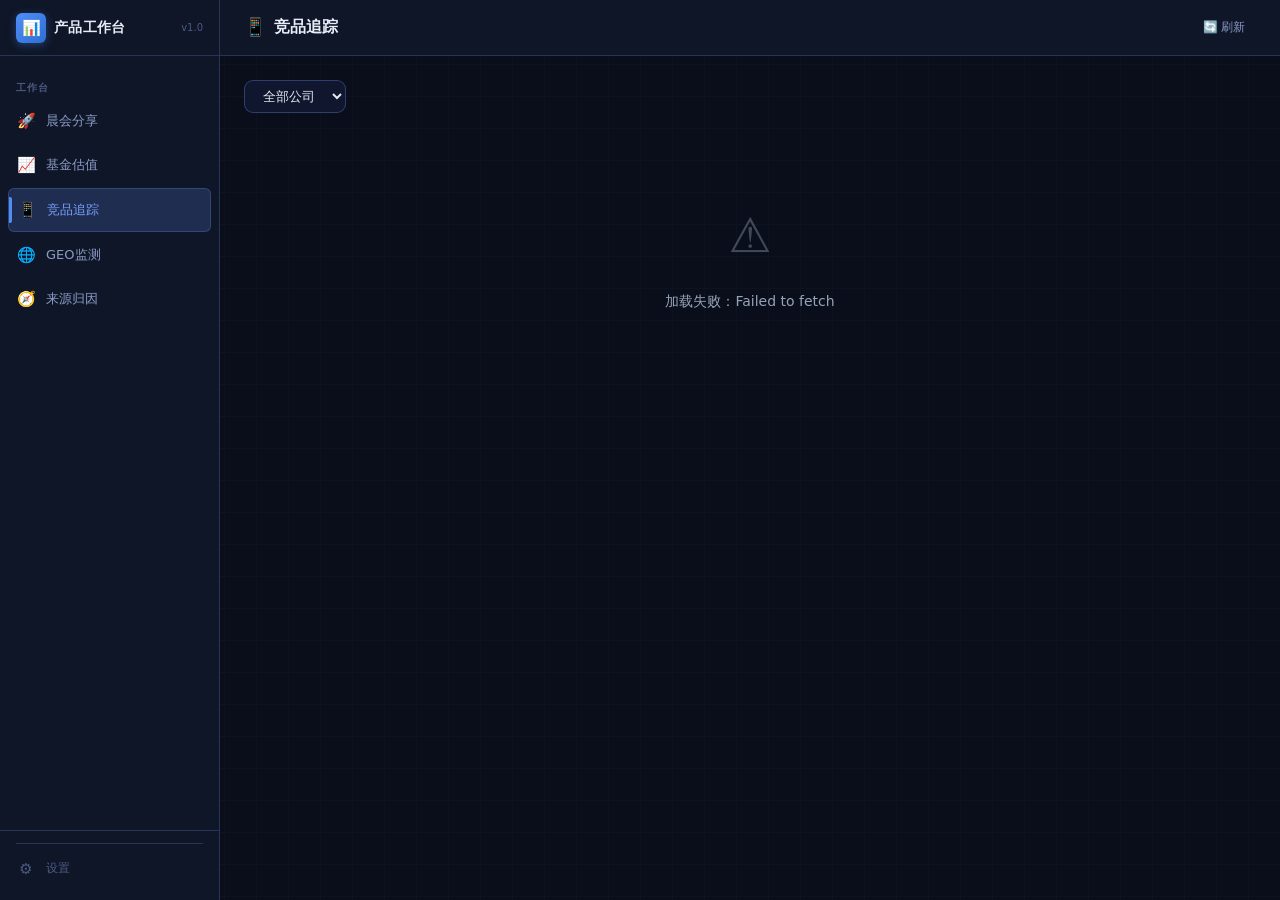
<file: app.html>
<!DOCTYPE html>
<html lang="zh-CN">
<head>
  <meta charset="UTF-8">
  <meta name="viewport" content="width=device-width, initial-scale=1.0">
  <title>竞品追踪 · 产品工作台</title>
  <link rel="stylesheet" href="shared/base.css">
  <link rel="stylesheet" href="shared/nav.css">
  <style>
    .page-body{display:flex;height:100vh;overflow:hidden}
    .content-area{flex:1;display:flex;flex-direction:column;overflow:hidden;min-width:0}
    .filter-row{display:flex;align-items:center;gap:12px;margin-bottom:20px;flex-wrap:wrap}
    .filter-row select{padding:7px 14px;border-radius:9px;border:1px solid rgba(120,160,255,0.3);background:rgba(16,24,48,0.9);color:#e2e8f0;font-size:13px;cursor:pointer;outline:none;transition:border .2s}
    .filter-row select:focus{border-color:#4f8ef7}
    .filter-row select option{background:#0e1628}
    .count-label{font-size:12px;color:#4a5f80}
    .app-grid{display:flex;flex-direction:column;gap:14px}
    .app-card{background:rgba(16,24,48,0.9);border:1px solid rgba(120,160,255,0.45);border-radius:14px;padding:18px 22px;display:flex;gap:14px;align-items:flex-start;transition:border-color .2s;position:relative;overflow:hidden}
    .app-card:hover{border-color:rgba(6,182,212,0.75)}
    .app-card.is-new{border-color:rgba(239,68,68,0.35)}
    .app-card.is-new::before{content:'';position:absolute;top:0;left:0;right:0;height:2px;background:linear-gradient(90deg,#ef4444,#f97316)}
    .app-icon{width:50px;height:50px;border-radius:12px;flex-shrink:0;object-fit:cover}
    .app-icon-fallback{width:50px;height:50px;border-radius:12px;flex-shrink:0;background:rgba(79,142,247,0.12);border:1px solid rgba(79,142,247,0.3);display:flex;align-items:center;justify-content:center;font-size:20px;font-weight:700;color:#60a5fa}
    .app-card-body{flex:1;min-width:0}
    .app-card-title-row{display:flex;align-items:center;gap:8px;flex-wrap:wrap;margin-bottom:6px}
    .app-card-name{font-size:15px;font-weight:700;color:#ffffff}
    .tag-company{background:rgba(79,142,247,0.15);color:#93c5fd;border:1px solid rgba(79,142,247,0.35);padding:2px 9px;border-radius:20px;font-size:11px;font-weight:700}
    .tag-version{background:rgba(34,197,94,0.12);color:#6ee7b7;border:1px solid rgba(34,197,94,0.3);padding:2px 9px;border-radius:20px;font-size:11px}
    .tag-date{color:#7a90b0;font-size:12px}
    .app-new-tag{display:inline-flex;align-items:center;gap:4px;padding:2px 8px;border-radius:20px;background:rgba(239,68,68,0.15);border:1px solid rgba(239,68,68,0.4);font-size:10px;font-weight:800;color:#f87171;letter-spacing:.8px;animation:badge-pulse 2s infinite;flex-shrink:0}
    .app-new-dot{width:4px;height:4px;border-radius:50%;background:#f87171}
    @keyframes badge-pulse{0%,100%{box-shadow:0 0 0 0 rgba(239,68,68,0.4)}50%{box-shadow:0 0 0 4px rgba(239,68,68,0)}}
    .app-card-notes{color:#b0c4de;font-size:13px;line-height:1.75;white-space:pre-wrap;word-break:break-word}
    .app-card-notes.collapsed{display:-webkit-box;-webkit-line-clamp:3;-webkit-box-orient:vertical;overflow:hidden;white-space:normal}
    .toggle-btn{margin-top:6px;font-size:12px;color:#60a5fa;cursor:pointer;user-select:none;display:inline-block}
    .toggle-btn:hover{text-decoration:underline}
    .app-empty{text-align:center;padding:64px 20px;color:#94a3b8}
    .app-empty-icon{font-size:48px;margin-bottom:16px;opacity:.4}
    .app-empty p{font-size:14px}
    .sk-card{background:rgba(16,24,48,0.9);border:1px solid rgba(120,160,255,0.35);border-radius:14px;padding:18px 22px;display:flex;gap:14px}
    .sk-icon{width:50px;height:50px;border-radius:12px;flex-shrink:0}
    .sk-body{flex:1;display:flex;flex-direction:column;gap:9px;padding-top:4px}
    .sk-line{height:13px;border-radius:6px}
    .sk-icon,.sk-line{background:linear-gradient(90deg,rgba(120,160,255,0.06) 25%,rgba(120,160,255,0.13) 50%,rgba(120,160,255,0.06) 75%);background-size:200% 100%;animation:shimmer 1.4s infinite}
    @keyframes shimmer{0%{background-position:200% 0}100%{background-position:-200% 0}}
  </style>
</head>
<body>
<div class="page-body">
  <div id="nav-placeholder"></div>
  <div class="content-area">

    <header class="header">
      <div class="header-title">
        <span class="page-icon">📱</span>
        <h1>竞品追踪</h1>
      </div>
      <div class="header-actions">
        <button class="btn btn-ghost btn-sm" onclick="loadAppUpdates()">🔄 刷新</button>
      </div>
    </header>

    <div class="content">
      <!-- 筛选栏 -->
      <div class="filter-row">
        <select id="appFilter" onchange="filterApps()">
          <option value="">全部公司</option>
        </select>
        <span class="count-label" id="count-label"></span>
      </div>

      <!-- 骨架屏 -->
      <div id="skeleton-wrap" style="display:flex;flex-direction:column;gap:14px">
        <div class="sk-card"><div class="sk-icon"></div><div class="sk-body"><div class="sk-line" style="width:50%"></div><div class="sk-line" style="width:88%"></div><div class="sk-line" style="width:70%"></div></div></div>
        <div class="sk-card"><div class="sk-icon"></div><div class="sk-body"><div class="sk-line" style="width:44%"></div><div class="sk-line" style="width:92%"></div><div class="sk-line" style="width:65%"></div></div></div>
        <div class="sk-card"><div class="sk-icon"></div><div class="sk-body"><div class="sk-line" style="width:58%"></div><div class="sk-line" style="width:80%"></div><div class="sk-line" style="width:75%"></div></div></div>
      </div>

      <!-- 列表 -->
      <div class="app-grid" id="app-grid" style="display:none"></div>
    </div>

  </div>
</div>

<script src="shared/config.js"></script>
<script src="shared/nav.js"></script>
<script>
/* ══════════════════════════════════════════
   状态
══════════════════════════════════════════ */
var allUpdates    = [];
var activeCompany = '';
var expandedSet   = {};   // { id: true } 记录展开的条目

/* ══════════════════════════════════════════
   初始化
══════════════════════════════════════════ */
async function init() {
  clearAppNewBadge();
  await loadAppUpdates();
}

/* ══════════════════════════════════════════
   加载数据
══════════════════════════════════════════ */
async function loadAppUpdates() {
  showSkeleton(true);
  try {
    var res = await fetch(
      SUPABASE_URL + '/rest/v1/' + SUPABASE_APP_TABLE +
      '?select=*&order=release_date.desc,app_name.asc',
      {
        headers: {
          'apikey': SUPABASE_KEY,
          'Authorization': 'Bearer ' + SUPABASE_KEY
        }
      }
    );
    if (!res.ok) throw new Error(await res.text());
    allUpdates = await res.json();
    buildFilter();
    showSkeleton(false);        // ← 先切换显示
    renderAppUpdates(allUpdates);
  } catch(e) {
    showSkeleton(false);
    document.getElementById('app-grid').innerHTML =
      '<div class="app-empty"><div class="app-empty-icon">⚠️</div><p>加载失败：' + esc(e.message) + '</p></div>';
  }
}

/* ══════════════════════════════════════════
   骨架屏
══════════════════════════════════════════ */
function showSkeleton(show) {
  document.getElementById('skeleton-wrap').style.display = show ? 'flex' : 'none';
  document.getElementById('app-grid').style.display      = show ? 'none'  : 'flex';
}

/* ══════════════════════════════════════════
   构建公司筛选下拉
══════════════════════════════════════════ */
function buildFilter() {
  var companies = [];
  var seen = {};
  for (var i = 0; i < allUpdates.length; i++) {
    var co = allUpdates[i].company;
    if (co && !seen[co]) { seen[co] = true; companies.push(co); }
  }
  companies.sort();

  var sel = document.getElementById('appFilter');
  var opts = '<option value="">全部公司（' + allUpdates.length + '）</option>';
  for (var j = 0; j < companies.length; j++) {
    var co2  = companies[j];
    var cnt  = allUpdates.filter(function(i) { return i.company === co2; }).length;
    opts += '<option value="' + esc(co2) + '">' + esc(co2) + '（' + cnt + '）</option>';
  }
  sel.innerHTML = opts;
}

/* ══════════════════════════════════════════
   筛选
══════════════════════════════════════════ */
function filterApps() {
  activeCompany = document.getElementById('appFilter').value;
  var list = activeCompany
    ? allUpdates.filter(function(i) { return i.company === activeCompany; })
    : allUpdates;
  renderAppUpdates(list);
}

/* ══════════════════════════════════════════
   渲染列表
══════════════════════════════════════════ */
function renderAppUpdates(items) {
  var container = document.getElementById('app-grid');
  var lastRead  = parseInt(localStorage.getItem(LS_KEYS.appLastReadTime) || '0', 10);
  var sevenAgo  = Date.now() - 7 * 24 * 3600 * 1000;

  document.getElementById('count-label').textContent =
    '共 ' + items.length + ' 条';

  if (!items.length) {
    container.innerHTML =
      '<div class="app-empty"><div class="app-empty-icon">📭</div><p>暂无数据</p></div>';
    return;
  }

  var html = '';
  for (var i = 0; i < items.length; i++) {
    var it      = items[i];
    var t       = it.release_date
                  ? new Date(it.release_date).getTime()
                  : new Date(it.created_at).getTime();
    var isNew   = (t > lastRead && t > sevenAgo);
    var id      = it.id;
    var notes   = (it.release_notes || '暂无更新说明').trim();
    var isLong  = notes.length > 120 || notes.split('\n').length > 3;
    var expanded = !!expandedSet[id];

    /* 图标 */
    var iconHtml = it.icon_url
      ? '<img class="app-icon" src="' + esc(it.icon_url) + '" '
        + 'onerror="this.style.display=\'none\';this.nextSibling.style.display=\'flex\'">'
        + '<div class="app-icon-fallback" style="display:none">'
        + esc((it.company || '?').charAt(0)) + '</div>'
      : '<div class="app-icon-fallback">'
        + esc((it.company || '?').charAt(0)) + '</div>';

    /* 更新说明 */
    var notesHtml =
      '<div class="app-card-notes' + (isLong && !expanded ? ' collapsed' : '') + '" '
      + 'id="notes-' + id + '">' + esc(notes) + '</div>';

    /* 展开/收起按钮 */
    var toggleHtml = isLong
      ? '<div class="toggle-btn" id="toggle-' + id + '" '
        + 'onclick="toggleNotes(\'' + id + '\')">'
        + (expanded ? '▲ 收起' : '▼ 展开全部') + '</div>'
      : '';

    html +=
      '<div class="app-card' + (isNew ? ' is-new' : '') + '">'
      + iconHtml
      + '<div class="app-card-body">'
      +   '<div class="app-card-title-row">'
      +     '<span class="app-card-name">' + esc(it.app_name || '未知应用') + '</span>'
      +     (it.company ? '<span class="tag-company">' + esc(it.company) + '</span>' : '')
      +     (it.version ? '<span class="tag-version">v' + esc(it.version) + '</span>' : '')
      +     (isNew ? '<span class="app-new-tag"><span class="app-new-dot"></span>NEW</span>' : '')
      +     '<span class="tag-date">'
      +       (it.release_date || formatDate(it.created_at)) + '</span>'
      +   '</div>'
      +   notesHtml
      +   toggleHtml
      + '</div>'
      + '</div>';
  }

  container.innerHTML = html;
}

/* ══════════════════════════════════════════
   展开 / 收起更新说明
══════════════════════════════════════════ */
function toggleNotes(id) {
  if (expandedSet[id]) {
    delete expandedSet[id];
  } else {
    expandedSet[id] = true;
  }
  var notesEl  = document.getElementById('notes-' + id);
  var toggleEl = document.getElementById('toggle-' + id);
  if (!notesEl || !toggleEl) return;

  if (expandedSet[id]) {
    notesEl.classList.remove('collapsed');
    toggleEl.textContent = '▲ 收起';
  } else {
    notesEl.classList.add('collapsed');
    toggleEl.textContent = '▼ 展开全部';
  }
}

/* ══════════════════════════════════════════
   工具函数
══════════════════════════════════════════ */
function formatDate(iso) {
  if (!iso) return '—';
  var d    = new Date(iso);
  var now  = new Date();
  var diff = now - d;
  var days = Math.floor(diff / 86400000);
  if (days === 0) return '今天';
  if (days === 1) return '昨天';
  if (days  <  7) return days + '天前';
  return d.getFullYear() + '-'
    + String(d.getMonth() + 1).padStart(2, '0') + '-'
    + String(d.getDate()).padStart(2, '0');
}

function esc(s) {
  var d = document.createElement('div');
  d.textContent = s || '';
  return d.innerHTML;
}

/* ══════════════════════════════════════════
   启动
══════════════════════════════════════════ */
document.addEventListener('DOMContentLoaded', init);
</script>
</body>
</html>
</file>
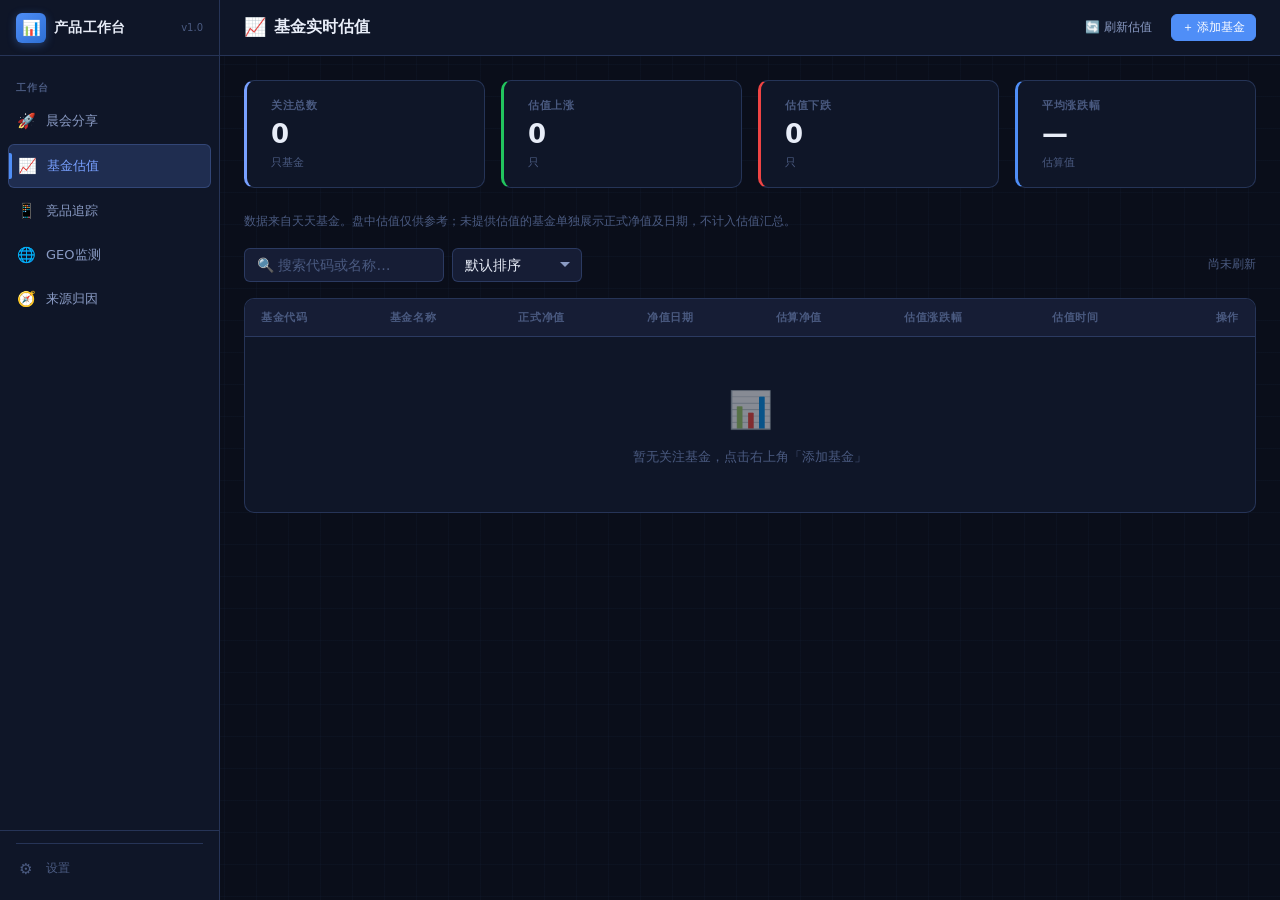
<file: fund.html>
<!DOCTYPE html>
<html lang="zh-CN">
<head>
  <meta charset="UTF-8">
  <meta name="viewport" content="width=device-width, initial-scale=1.0">
  <title>基金估值 · 产品工作台</title>
  <link rel="stylesheet" href="shared/base.css">
  <link rel="stylesheet" href="shared/nav.css">
  <style>
    /* ── 页面布局 ── */
    .page-body {
      display: flex;
      height: 100vh;
      overflow: hidden;
    }
    .content-area {
      flex: 1;
      display: flex;
      flex-direction: column;
      overflow: hidden;
      min-width: 0;
    }

    /* ── 汇总卡片区 ── */
    .summary-cards {
      display: grid;
      grid-template-columns: repeat(4, 1fr);
      gap: var(--space-md);
      margin-bottom: var(--space-lg);
    }
    .summary-card {
      background: var(--bg-surface);
      border: 1px solid var(--border-subtle);
      border-radius: var(--radius-md);
      padding: var(--space-md) var(--space-lg);
      display: flex;
      flex-direction: column;
      gap: 4px;
      transition: border-color var(--transition-fast);
    }
    .summary-card:hover {
      border-color: var(--border-default);
    }
    .summary-card .sc-label {
      font-size: 11px;
      font-weight: 600;
      color: var(--text-muted);
      letter-spacing: 0.06em;
      text-transform: uppercase;
    }
    .summary-card .sc-value {
      font-size: 26px;
      font-weight: 700;
      color: var(--text-primary);
      line-height: 1.2;
    }
    .summary-card .sc-sub {
      font-size: 11px;
      color: var(--text-muted);
    }
    .summary-card.card-up   { border-left: 3px solid var(--success); }
    .summary-card.card-down { border-left: 3px solid var(--danger);  }
    .summary-card.card-flat { border-left: 3px solid var(--primary); }
    .summary-card.card-total{ border-left: 3px solid var(--primary-light); }

    /* ── 工具栏 ── */
    .toolbar {
      display: flex;
      align-items: center;
      gap: var(--space-sm);
      margin-bottom: var(--space-md);
    }
    .refresh-status {
      font-size: 12px;
      color: var(--text-muted);
      margin-left: auto;
      display: flex;
      align-items: center;
      gap: var(--space-xs);
    }

    /* ── 表格容器 ── */
    .fund-table-wrap {
      background: var(--bg-surface);
      border: 1px solid var(--border-subtle);
      border-radius: var(--radius-md);
      overflow-x: auto;
    }
    .fund-table-wrap table {
      width: 100%;
      border-collapse: collapse;
    }
    .fund-table-wrap thead th {
      padding: 10px 16px;
      background: var(--bg-elevated);
      color: var(--text-muted);
      font-size: 11px;
      font-weight: 700;
      text-align: left;
      letter-spacing: 0.06em;
      text-transform: uppercase;
      border-bottom: 1px solid var(--border-subtle);
      white-space: nowrap;
      cursor: pointer;
      user-select: none;
      transition: color var(--transition-fast);
    }
    .fund-table-wrap thead th:hover {
      color: var(--text-primary);
    }
    .fund-table-wrap thead th.sort-asc::after  { content: ' ↑'; color: var(--primary-light); }
    .fund-table-wrap thead th.sort-desc::after { content: ' ↓'; color: var(--primary-light); }

    .fund-table-wrap tbody td {
      padding: 12px 16px;
      border-bottom: 1px solid var(--border-subtle);
      font-size: 13px;
      color: var(--text-primary);
      vertical-align: middle;
    }
    .fund-table-wrap tbody tr:last-child td {
      border-bottom: none;
    }
    .fund-table-wrap tbody tr:hover td {
      background: var(--bg-hover);
    }

    /* 代码列 */
    .fund-code {
      font-family: 'SF Mono', 'Consolas', monospace;
      font-size: 13px;
      color: var(--primary-light);
      font-weight: 600;
    }
    /* 名称列 */
    .fund-name {
      max-width: 200px;
      white-space: nowrap;
      overflow: hidden;
      text-overflow: ellipsis;
    }
    /* 净值列 */
    .fund-nav {
      font-weight: 600;
      font-variant-numeric: tabular-nums;
    }
    /* 涨跌幅 */
    .change-cell {
      display: inline-flex;
      align-items: center;
      gap: 4px;
      font-weight: 700;
      font-variant-numeric: tabular-nums;
      padding: 3px 10px;
      border-radius: var(--radius-full);
      font-size: 13px;
    }
    .change-cell.up   {
      color: var(--success);
      background: var(--success-bg);
    }
    .change-cell.down {
      color: var(--danger);
      background: var(--danger-bg);
    }
    .change-cell.flat {
      color: var(--text-secondary);
      background: var(--bg-elevated);
    }
    /* 估值时间 */
    .gz-time {
      font-size: 12px;
      color: var(--text-muted);
      white-space: nowrap;
    }
    /* 加载中动画行 */
    .loading-row td {
      padding: 10px 16px !important;
    }
    /* 操作列 */
    .action-col {
      text-align: right;
      white-space: nowrap;
    }

    /* ── 刷新进度条 ── */
    .refresh-progress-wrap {
      height: 3px;
      background: var(--bg-elevated);
      border-radius: var(--radius-full);
      margin-bottom: var(--space-md);
      overflow: hidden;
      display: none;
    }
    .refresh-progress-wrap.active {
      display: block;
    }
    .refresh-progress-bar {
      height: 100%;
      background: linear-gradient(90deg, var(--primary), var(--primary-light));
      border-radius: var(--radius-full);
      width: 0%;
      transition: width 0.3s ease;
    }

    /* ── 添加基金弹窗 ── */
    .fund-preview-box {
      margin-top: var(--space-md);
      padding: var(--space-md);
      background: var(--bg-base);
      border: 1px solid var(--border-subtle);
      border-radius: var(--radius-sm);
      font-size: 13px;
      display: none;
    }
    .fund-preview-box.active {
      display: block;
    }
    .fund-preview-row {
      display: flex;
      justify-content: space-between;
      align-items: center;
      padding: 4px 0;
    }
    .fund-preview-row .fp-key {
      color: var(--text-muted);
      font-size: 12px;
    }
    .fund-preview-row .fp-val {
      font-weight: 600;
      color: var(--text-primary);
    }

    /* 验证状态图标 */
    .verify-icon {
      font-size: 14px;
      margin-left: var(--space-xs);
    }

    /* ── 空状态 ── */
    .fund-empty {
      padding: var(--space-xl) var(--space-md);
    }
  </style>
</head>
<body>
<div class="page-body">

  <!-- 侧边栏占位 -->
  <div id="nav-placeholder"></div>

  <!-- 主内容区 -->
  <div class="content-area">

    <!-- Header -->
    <header class="header">
      <div class="header-title">
        <span class="page-icon">📈</span>
        <h1>基金实时估值</h1>
      </div>
      <div class="header-actions">
        <button class="btn btn-ghost btn-sm" id="btn-refresh"
                onclick="refreshAll()">
          🔄 刷新估值
        </button>
        <button class="btn btn-primary btn-sm"
                onclick="openAddModal()">
          ＋ 添加基金
        </button>
      </div>
    </header>

    <!-- 内容 -->
    <div class="content" id="main-content">

      <!-- 汇总卡片 -->
      <div class="summary-cards">
        <div class="summary-card card-total">
          <div class="sc-label">关注总数</div>
          <div class="sc-value" id="sc-total">—</div>
          <div class="sc-sub">只基金</div>
        </div>
        <div class="summary-card card-up">
          <div class="sc-label">估值上涨</div>
          <div class="sc-value text-up" id="sc-up">—</div>
          <div class="sc-sub">只</div>
        </div>
        <div class="summary-card card-down">
          <div class="sc-label">估值下跌</div>
          <div class="sc-value text-down" id="sc-down">—</div>
          <div class="sc-sub">只</div>
        </div>
        <div class="summary-card card-flat">
          <div class="sc-label">平均涨跌幅</div>
          <div class="sc-value" id="sc-avg">—</div>
          <div class="sc-sub">估算值</div>
        </div>
      </div>

      <p style="font-size:12px;color:var(--text-muted);margin-bottom:var(--space-md)">
        数据来自天天基金。盘中估值仅供参考；未提供估值的基金单独展示正式净值及日期，不计入估值汇总。
      </p>

      <!-- 刷新进度条 -->
      <div class="refresh-progress-wrap" id="refresh-progress-wrap">
        <div class="refresh-progress-bar" id="refresh-progress-bar"></div>
      </div>

      <!-- 工具栏 -->
      <div class="toolbar">
        <input class="input" id="search-input" style="max-width:200px"
               placeholder="🔍 搜索代码或名称…"
               oninput="renderTable()">
        <select class="select" id="sort-col" style="max-width:130px"
                onchange="renderTable()">
          <option value="">默认排序</option>
          <option value="change">按涨跌幅</option>
          <option value="nav">按估算净值</option>
          <option value="code">按代码</option>
        </select>
        <span class="refresh-status" id="refresh-status">
          <span id="last-refresh-time">尚未刷新</span>
        </span>
      </div>

      <!-- 基金表格 -->
      <div class="fund-table-wrap" id="fund-table-wrap">
        <table>
          <thead>
            <tr>
              <th>基金代码</th>
              <th>基金名称</th>
              <th>正式净值</th>
              <th>净值日期</th>
              <th>估算净值</th>
              <th>估值涨跌幅</th>
              <th>估值时间</th>
              <th style="text-align:right">操作</th>
            </tr>
          </thead>
          <tbody id="fund-tbody">
            <tr>
              <td colspan="8">
                <div class="empty-state fund-empty">
                  <div class="empty-icon">📊</div>
                  <p>暂无关注基金，点击右上角「添加基金」</p>
                </div>
              </td>
            </tr>
          </tbody>
        </table>
      </div>

    </div>
  </div>
</div>

<!-- ══════════════════════════════════════════
     添加基金弹窗
══════════════════════════════════════════ -->
<div class="modal-overlay" id="add-modal">
  <div class="modal" style="max-width:400px">
    <div class="modal-header">
      <h3>➕ 添加关注基金</h3>
      <button class="btn btn-ghost btn-sm" onclick="closeAddModal()">✕</button>
    </div>
    <!-- 添加基金弹窗 modal-body 内容整体替换 -->
    <div class="modal-body">
      <div class="form-group">
        <label class="form-label">基金代码（6位数字）</label>
        <input class="input" id="fund-code-input"
               placeholder="输入6位代码自动查询，如 000001"
               maxlength="6"
               oninput="onFundCodeInput()">
        <div style="font-size:11px;color:var(--text-muted);margin-top:6px">
          输入完整 6 位代码后自动查询
        </div>
      </div>

      <!-- 预览结果 -->
      <div class="fund-preview-box" id="fund-preview-box">
        <div class="fund-preview-row">
          <span class="fp-key">基金名称</span>
          <span class="fp-val" id="fp-name">—</span>
        </div>
        <div class="fund-preview-row">
          <span class="fp-key">正式净值</span>
          <span class="fp-val" id="fp-official-nav">—</span>
        </div>
        <div class="fund-preview-row">
          <span class="fp-key">净值日期</span>
          <span class="fp-val" id="fp-official-date">—</span>
        </div>
        <div class="fund-preview-row">
          <span class="fp-key">估算净值</span>
          <span class="fp-val" id="fp-nav">—</span>
        </div>
        <div class="fund-preview-row">
          <span class="fp-key">涨跌幅</span>
          <span class="fp-val" id="fp-change">—</span>
        </div>
        <div class="fund-preview-row">
          <span class="fp-key">估值时间</span>
          <span class="fp-val" id="fp-time">—</span>
        </div>
      </div>

  
    </div>
    <div class="modal-footer">
      <button class="btn btn-ghost" onclick="closeAddModal()">取消</button>
      <button class="btn btn-primary" id="add-confirm-btn"
              onclick="confirmAddFund()" disabled>
        ＋ 添加
      </button>
    </div>
  </div>
</div>

<!-- ══════════════════════════════════════════
     删除确认弹窗
══════════════════════════════════════════ -->
<div class="modal-overlay" id="delete-modal">
  <div class="modal" style="max-width:340px">
    <div class="modal-header">
      <h3>🗑️ 移除基金</h3>
      <button class="btn btn-ghost btn-sm" onclick="closeDeleteModal()">✕</button>
    </div>
    <div class="modal-body">
      <p style="font-size:14px;color:var(--text-secondary)">
        确定移除关注
        <strong id="delete-fund-name" style="color:var(--text-primary)"></strong>？
      </p>
    </div>
    <div class="modal-footer">
      <button class="btn btn-ghost" onclick="closeDeleteModal()">取消</button>
      <button class="btn btn-danger" onclick="confirmRemoveFund()">确认移除</button>
    </div>
  </div>
</div>

<!-- ══════════════════════════════════════════
     依赖 & 逻辑
══════════════════════════════════════════ -->
<script src="shared/config.js"></script>
<script src="shared/nav.js"></script>
<script>
/* ══════════════════════════════════════════
   状态
══════════════════════════════════════════ */
let watchList    = [];   // [{ code, name, gsz, gszzl, gztime }]
let isRefreshing = false;
let previewData  = null; // 添加弹窗预览数据
let deletingCode = null;
let sortCol      = '';
let sortDir      = 1;    // 1=升序 -1=降序
const singleRefreshes = new Set();
let previewRequestId = 0;

/* ══════════════════════════════════════════
   初始化
══════════════════════════════════════════ */
function init() {
  loadFromStorage();
  renderTable();
  updateSummary();
  // 有数据时自动刷新一次
  if (watchList.length > 0) refreshAll();
}

/* ══════════════════════════════════════════
   localStorage 读写
══════════════════════════════════════════ */
function loadFromStorage() {
  try {
    const raw = localStorage.getItem(LS_KEYS.watchFunds);
    watchList = raw ? JSON.parse(raw) : [];
  } catch { watchList = []; }
}
function saveToStorage() {
  localStorage.setItem(LS_KEYS.watchFunds, JSON.stringify(watchList));
}

/* ── 天天基金新版批量估值：主域失败时切换备用域 ── */
const VALUATION_ENDPOINTS = [
  'https://fundcomapi.tiantianfunds.com/mm/newCore/FundValuationLast',
  'https://fundcomapi.eastmoney.com/mm/newCore/FundValuationLast',
];
const VALUATION_FIELDS = 'FCODE,SHORTNAME,GSZ,GSZZL,GZTIME,NAV,PDATE';

function numericValue(value) {
  if (value === null || value === undefined || String(value).trim() === '') return null;
  return Number.isFinite(Number(value)) ? String(value) : null;
}

function normalizeValuation(data) {
  const gsz = numericValue(data.GSZ);
  const gszzl = numericValue(data.GSZZL);
  const hasEstimate = gsz !== null && gszzl !== null && !!data.GZTIME;
  return {
    code: String(data.FCODE), name: data.SHORTNAME || String(data.FCODE),
    gsz: hasEstimate ? gsz : null,
    gszzl: hasEstimate ? gszzl : null,
    gztime: hasEstimate ? data.GZTIME : null,
    nav: numericValue(data.NAV), navDate: data.PDATE || null,
    error: null,
  };
}

async function fetchFundValuations(codes) {
  const uniqueCodes = [...new Set(codes)];
  if (!uniqueCodes.length) return new Map();
  if (uniqueCodes.some(code => !/^\d{6}$/.test(code))) throw new Error('基金代码须为6位数字');
  const params = new URLSearchParams({ FCODES: uniqueCodes.join(','), FIELDS: VALUATION_FIELDS });
  let lastError;
  for (const endpoint of VALUATION_ENDPOINTS) {
    const controller = new AbortController();
    const timer = setTimeout(() => controller.abort(), 10000);
    try {
      const response = await fetch(`${endpoint}?${params}`, {
        signal: controller.signal, credentials: 'omit', cache: 'no-store',
      });
      if (!response.ok) throw new Error(`行情服务 HTTP ${response.status}`);
      const payload = await response.json();
      if (payload.success !== true || !Array.isArray(payload.data)) {
        throw new Error('行情服务未返回有效数据');
      }
      const rows = payload.data.filter(row => row && uniqueCodes.includes(String(row.FCODE)));
      if (!rows.length) throw new Error('未找到基金数据');
      return new Map(rows.map(row => [String(row.FCODE), normalizeValuation(row)]));
    } catch (error) {
      lastError = error.name === 'AbortError' ? new Error('行情请求超时') : error;
    } finally {
      clearTimeout(timer);
    }
  }
  throw lastError || new Error('行情服务暂不可用');
}

async function fetchFundValuation(code) {
  const results = await fetchFundValuations([code]);
  const result = results.get(code);
  if (!result) throw new Error('未找到该基金');
  return result;
}

/* ── 批量刷新，失败保留旧数据并明确标注 ── */
async function refreshAll() {
  if (isRefreshing || !watchList.length) return;
  if (singleRefreshes.size) { showToast('请等待单只基金刷新完成', 'info'); return; }
  isRefreshing = true;
  const btn = document.getElementById('btn-refresh');
  const wrap = document.getElementById('refresh-progress-wrap');
  const bar = document.getElementById('refresh-progress-bar');
  const items = [...watchList];
  let updated = 0, failed = 0;
  btn.disabled = true;
  btn.innerHTML = '<span class="loading-spinner"></span> 刷新中…';
  wrap.classList.add('active');
  bar.style.width = '0%';
  try {
    // 分批控制请求长度；各批包含最多50只基金。
    for (let offset = 0; offset < items.length; offset += 50) {
      const batch = items.slice(offset, offset + 50);
      batch.forEach(item => setRowLoading(item.code, true));
      try {
        const results = await fetchFundValuations(batch.map(item => item.code));
        batch.forEach(item => {
          const data = results.get(item.code);
          if (data) { Object.assign(item, data); updated++; }
          else { item.error = '未返回该基金数据'; failed++; }
        });
      } catch (error) {
        batch.forEach(item => { item.error = error.message; failed++; });
      }
      batch.forEach(item => setRowLoading(item.code, false));
      bar.style.width = `${Math.round(Math.min(offset + 50, items.length) / items.length * 100)}%`;
      renderTable();
    }
    saveToStorage();
    updateSummary();
    const time = new Date().toLocaleTimeString('zh-CN', { hour12: false });
    document.getElementById('last-refresh-time').textContent = updated === 0
      ? `刷新失败（${time}），显示上次数据`
      : failed ? `更新 ${updated} 只，失败 ${failed} 只 · ${time}`
      : `查询成功：${time}（估值时间见表格）`;
    if (failed) showToast(`刷新失败 ${failed} 只，已标注上次数据`, 'error');
  } catch (error) {
    showToast('刷新未完成：' + error.message, 'error');
  } finally {
    wrap.classList.remove('active');
    bar.style.width = '0%';
    btn.disabled = false;
    btn.innerHTML = '🔄 刷新估值';
    isRefreshing = false;
  }
}

/* ══════════════════════════════════════════
   渲染表格
══════════════════════════════════════════ */
function renderTable() {
  const kw  = (document.getElementById('search-input').value || '').trim().toLowerCase();
  const col = document.getElementById('sort-col').value;

  let list = watchList.filter(item =>
    !kw ||
    item.code.includes(kw) ||
    (item.name || '').toLowerCase().includes(kw)
  );

  // 排序
  if (col === 'change') {
    list = [...list].sort((a, b) =>
      (parseFloat(b.gszzl) || 0) - (parseFloat(a.gszzl) || 0));
  } else if (col === 'nav') {
    list = [...list].sort((a, b) =>
      (parseFloat(b.gsz) || 0) - (parseFloat(a.gsz) || 0));
  } else if (col === 'code') {
    list = [...list].sort((a, b) => a.code.localeCompare(b.code));
  }

  const tbody = document.getElementById('fund-tbody');

  if (list.length === 0) {
    tbody.innerHTML = `
      <tr><td colspan="8">
        <div class="empty-state fund-empty">
          <div class="empty-icon">📊</div>
          <p>${kw ? '没有匹配的基金' : '暂无关注基金，点击右上角「添加基金」'}</p>
        </div>
      </td></tr>`;
    return;
  }

  tbody.innerHTML = list.map(item => buildRow(item)).join('');
}

/* ── 构建单行 HTML ── */
function buildRow(item) {
  const chg    = parseFloat(item.gszzl);
  const isUp   = !isNaN(chg) && chg > 0;
  const isDown = !isNaN(chg) && chg < 0;
  const cls = isUp ? 'down' : isDown ? 'up' : 'flat';
  const arrow  = isUp ? '▲' : isDown ? '▼' : '—';
  const chgStr = isNaN(chg) ? (item.gszzl || '—') :
                 `${arrow} ${Math.abs(chg).toFixed(2)}%`;

  return `
    <tr id="row-${item.code}">
      <td><span class="fund-code">${item.code}</span></td>
      <td><span class="fund-name" title="${escHtml(item.name||'')}">${escHtml(item.name || '加载中…')}</span></td>
      <td><span class="fund-nav">${escHtml(item.nav ?? '—')}</span></td>
      <td><span class="gz-time">${escHtml(item.navDate || '—')}</span></td>
      <td><span class="fund-nav">${escHtml(item.gsz ?? '—')}</span></td>
      <td><span class="change-cell ${cls}">${chgStr}</span></td>
      <td><span class="gz-time">${escHtml(item.gztime || '暂无盘中估值')}</span>
        ${item.error ? `<div style="font-size:11px;color:var(--danger)" title="${escHtml(item.error)}">刷新失败 · 显示上次数据</div>` : ''}
      </td>
      <td class="action-col">
        <button class="btn btn-ghost btn-sm"
                onclick="refreshSingle('${item.code}')"
                title="单独刷新">↻</button>
        <button class="btn btn-danger btn-sm"
                onclick="openDeleteModal('${item.code}')"
                title="移除">✕</button>
      </td>
    </tr>`;
}

/* ── 行 Loading 占位 ── */
function setRowLoading(code, loading) {
  const tr = document.getElementById(`row-${code}`);
  if (!tr) return;
  if (loading) {
    tr.classList.add('loading-row');
    const tds = tr.querySelectorAll('td');
    if (tds[4]) tds[4].innerHTML = '<span class="loading-spinner"></span>';
    if (tds[5]) tds[5].innerHTML = '<span class="loading-spinner"></span>';
    if (tds[6]) tds[6].innerHTML = '<span style="color:var(--text-muted);font-size:12px">更新中…</span>';
  } else {
    tr.classList.remove('loading-row');
  }
}

/* ── 实时更新单行 ── */
function updateRow(item) {
  const tr = document.getElementById(`row-${item.code}`);
  if (!tr) { renderTable(); return; }
  tr.outerHTML = buildRow(item);
}

/* ══════════════════════════════════════════
   刷新单只
══════════════════════════════════════════ */
async function refreshSingle(code) {
  if (isRefreshing) { showToast('请等待全量刷新完成', 'info'); return; }
  if (singleRefreshes.has(code)) return;
  const item = watchList.find(i => i.code === code);
  if (!item) return;
  singleRefreshes.add(code);
  setRowLoading(code, true);
  try {
    Object.assign(item, await fetchFundValuation(code));
    showToast(item.gsz === null ? `${item.name} 暂无盘中估值，已更新正式净值` : `${item.name} 已更新`, 'success');
  } catch (error) {
    item.error = error.message;
    showToast(`${code} 刷新失败：${error.message}`, 'error');
  } finally {
    singleRefreshes.delete(code);
    setRowLoading(code, false);
    renderTable();
    updateSummary();
    saveToStorage();
  }
}

/* ══════════════════════════════════════════
   汇总卡片更新
══════════════════════════════════════════ */
function updateSummary() {
  const total  = watchList.length;
  let upCount  = 0, downCount = 0, sumChg = 0, validCount = 0;

  watchList.forEach(item => {
    const chg = parseFloat(item.gszzl);
    if (!item.error && numericValue(item.gsz) !== null && !isNaN(chg)) {
      if (chg > 0) upCount++;
      if (chg < 0) downCount++;
      sumChg += chg;
      validCount++;
    }
  });

  const avg = validCount > 0 ? (sumChg / validCount) : NaN;

  document.getElementById('sc-total').textContent = total;
  document.getElementById('sc-up').textContent    = upCount;
  document.getElementById('sc-down').textContent  = downCount;

  const avgEl = document.getElementById('sc-avg');
  if (isNaN(avg)) {
    avgEl.textContent  = '—';
    avgEl.className    = 'sc-value';
  } else {
    const sign = avg >= 0 ? '+' : '';
    avgEl.textContent = `${sign}${avg.toFixed(2)}%`;
    avgEl.className   = `sc-value ${avg > 0 ? 'text-up' : avg < 0 ? 'text-down' : 'text-flat'}`;
  }
}

/* ══════════════════════════════════════════
   添加基金弹窗
══════════════════════════════════════════ */
function openAddModal() {
  previewRequestId++;
  previewData = null;
  document.getElementById('fund-code-input').value = '';
  document.getElementById('fund-preview-box').classList.remove('active');
  document.getElementById('add-confirm-btn').disabled = true;
  document.getElementById('add-modal').classList.add('open');
  setTimeout(() => document.getElementById('fund-code-input').focus(), 80);
}
function closeAddModal() {
  previewRequestId++;
  clearTimeout(fundPreviewTimer);
  document.getElementById('add-modal').classList.remove('open');
}

/* ── 输入监听：6位后自动触发预览 ── */
var fundPreviewTimer = null;

function onFundCodeInput() {
  var code = document.getElementById('fund-code-input').value.trim();
  clearTimeout(fundPreviewTimer);
  previewRequestId++;

  // 重置状态
  previewData = null;
  document.getElementById('add-confirm-btn').disabled = true;
  document.getElementById('fund-preview-box').classList.remove('active');

  // 不足6位直接返回
  if (!/^\d{6}$/.test(code)) return;

  // 已在列表中
  if (watchList.find(function(i) { return i.code === code; })) {
    showToast('该基金已在关注列表中', 'info');
    return;
  }

  // 防抖 300ms
  clearTimeout(fundPreviewTimer);
  fundPreviewTimer = setTimeout(function() {
    previewFund(code);
  }, 300);
}

/* ── 自动预览 ── */
async function previewFund(code) {
  const requestId = ++previewRequestId;
  var box    = document.getElementById('fund-preview-box');
  var nameEl = document.getElementById('fp-name');
  var navEl  = document.getElementById('fp-nav');
  var chgEl  = document.getElementById('fp-change');
  var timeEl = document.getElementById('fp-time');

  // 显示查询中状态
  box.classList.add('active');
  nameEl.textContent = '查询中…';
  navEl.textContent  = '—';
  chgEl.textContent  = '—';
  timeEl.textContent = '—';
  document.getElementById('fp-official-nav').textContent = '—';
  document.getElementById('fp-official-date').textContent = '—';
  chgEl.style.color  = '';

  try {
    var data = await fetchFundValuation(code);
    if (requestId !== previewRequestId) return;
    if (!data || !data.name) throw new Error('未找到该基金');

    previewData = { code: code, ...data };

    var chg    = parseFloat(data.gszzl);
    var isUp   = !isNaN(chg) && chg > 0;
    var isDown = !isNaN(chg) && chg < 0;
    var arrow  = isUp ? '▲' : isDown ? '▼' : '—';
    var chgStr = isNaN(chg)
      ? (data.gszzl || '—')
      : arrow + ' ' + Math.abs(chg).toFixed(2) + '%';

    nameEl.textContent = data.name  || '—';
    navEl.textContent  = data.gsz   || '—';
    timeEl.textContent = data.gztime || '暂无盘中估值';
    document.getElementById('fp-official-nav').textContent = data.nav ?? '—';
    document.getElementById('fp-official-date').textContent = data.navDate || '—';
    chgEl.textContent  = chgStr;

    // 红涨绿跌
    chgEl.style.color = isUp
      ? '#f87171'                     // 红色=上涨
      : isDown
      ? '#34d399'                     // 绿色=下跌
      : 'var(--text-secondary)';

    document.getElementById('add-confirm-btn').disabled = false;

  } catch(e) {
    if (requestId !== previewRequestId) return;
    nameEl.textContent = '⚠ ' + e.message;
    navEl.textContent  = '—';
    chgEl.textContent  = '—';
    timeEl.textContent = '—';
    document.getElementById('fp-official-nav').textContent = '—';
    document.getElementById('fp-official-date').textContent = '—';
    previewData = null;
    document.getElementById('add-confirm-btn').disabled = true;
  }
}

/* ── 确认添加 ── */
function confirmAddFund() {
  if (!previewData) return;
  var code   = previewData.code;
  var name   = previewData.name   || code;
  if (watchList.some(item => item.code === code)) return;
  watchList.push({ ...previewData });
  saveToStorage();
  renderTable();
  updateSummary();
  closeAddModal();
  showToast('已添加 ' + name, 'success');
}
/* ══════════════════════════════════════════
   删除基金
══════════════════════════════════════════ */
function openDeleteModal(code) {
  deletingCode = code;
  const item   = watchList.find(i => i.code === code);
  document.getElementById('delete-fund-name').textContent =
    item ? `${item.name}（${code}）` : code;
  document.getElementById('delete-modal').classList.add('open');
}
function closeDeleteModal() {
  deletingCode = null;
  document.getElementById('delete-modal').classList.remove('open');
}
function confirmRemoveFund() {
  if (!deletingCode) return;
  const item  = watchList.find(i => i.code === deletingCode);
  watchList   = watchList.filter(i => i.code !== deletingCode);
  saveToStorage();
  renderTable();
  updateSummary();
  closeDeleteModal();
  showToast(`已移除 ${item?.name || deletingCode}`, 'success');
}

/* ══════════════════════════════════════════
   工具函数
══════════════════════════════════════════ */
function escHtml(str) {
  return String(str || '')
    .replace(/&/g,'&amp;').replace(/</g,'&lt;')
    .replace(/>/g,'&gt;').replace(/"/g,'&quot;');
}

/* ── 点击遮罩关闭弹窗 ── */
document.querySelectorAll('.modal-overlay').forEach(el => {
  el.addEventListener('click', e => {
    if (e.target === el) el.classList.remove('open');
  });
});

/* ── 启动 ── */
document.addEventListener('DOMContentLoaded', init);
</script>
</body>
</html>
</file>
<file: shared/base.css>
/* ============================================================
   产品工作台 · 基础样式
   shared/base.css
   ============================================================ */

/* ── CSS 变量 ──────────────────────────────────────────────── */
:root {
  /* 主色调 */
  --primary:        #4f8ef7;
  --primary-light:  #78a0ff;
  --primary-dark:   #2d6fd4;
  --primary-glow:   rgba(79, 142, 247, 0.25);

  /* 背景层级 */
  --bg-base:        #0a0e1a;   /* 最底层页面背景 */
  --bg-surface:     #0f1628;   /* 卡片/面板背景 */
  --bg-elevated:    #161d35;   /* 悬浮层/弹窗背景 */
  --bg-hover:       #1c2540;   /* hover 态背景 */
  --bg-active:      #1f2d50;   /* 激活态背景 */

  /* 边框 */
  --border-subtle:  rgba(120, 160, 255, 0.22);
  --border-default: rgba(120, 160, 255, 0.35);
  --border-strong:  rgba(120, 160, 255, 0.45);
  --border-focus:   rgba(79, 142, 247, 0.75);

  /* 文字 */
  --text-primary:   #e8edf8;
  --text-secondary: #8a9bc4;
  --text-muted:     #4a5a80;
  --text-inverse:   #0a0e1a;

  /* 状态色 */
  --success:        #22c55e;
  --success-bg:     rgba(34, 197, 94, 0.12);
  --danger:         #ef4444;
  --danger-bg:      rgba(239, 68, 68, 0.12);
  --warning:        #f59e0b;
  --warning-bg:     rgba(245, 158, 11, 0.12);
  --info:           #38bdf8;
  --info-bg:        rgba(56, 189, 248, 0.12);

  /* NEW 徽标 */
  --badge-new-bg:   #ef4444;
  --badge-new-text: #ffffff;

  /* 间距 */
  --space-xs:  4px;
  --space-sm:  8px;
  --space-md:  16px;
  --space-lg:  24px;
  --space-xl:  32px;

  /* 圆角 */
  --radius-sm:  6px;
  --radius-md:  10px;
  --radius-lg:  14px;
  --radius-full: 9999px;

  /* 阴影 */
  --shadow-sm:  0 2px 8px rgba(0, 0, 0, 0.3);
  --shadow-md:  0 4px 16px rgba(0, 0, 0, 0.4);
  --shadow-lg:  0 8px 32px rgba(0, 0, 0, 0.5);
  --shadow-glow: 0 0 20px rgba(79, 142, 247, 0.2);

  /* 过渡 */
  --transition-fast:   0.15s ease;
  --transition-normal: 0.25s ease;
  --transition-slow:   0.4s ease;

  /* 布局 */
  --sidebar-width: 220px;
  --header-height: 56px;
}

/* ── Reset & Base ──────────────────────────────────────────── */
*, *::before, *::after {
  box-sizing: border-box;
  margin: 0;
  padding: 0;
}

html, body {
  width: 100%;
  height: 100%;
  overflow: hidden;
}

body {
  font-family: 'PingFang SC', 'Microsoft YaHei', 'Segoe UI', system-ui, sans-serif;
  font-size: 14px;
  line-height: 1.6;
  color: var(--text-primary);
  background-color: var(--bg-base);
  /* 深色科技网格纹理 */
  background-image:
    linear-gradient(rgba(79, 142, 247, 0.03) 1px, transparent 1px),
    linear-gradient(90deg, rgba(79, 142, 247, 0.03) 1px, transparent 1px);
  background-size: 32px 32px;
  -webkit-font-smoothing: antialiased;
}

/* ── 滚动条 ────────────────────────────────────────────────── */
::-webkit-scrollbar {
  width: 6px;
  height: 6px;
}
::-webkit-scrollbar-track {
  background: transparent;
}
::-webkit-scrollbar-thumb {
  background: rgba(120, 160, 255, 0.25);
  border-radius: var(--radius-full);
}
::-webkit-scrollbar-thumb:hover {
  background: rgba(120, 160, 255, 0.45);
}

/* ── 排版 ──────────────────────────────────────────────────── */
h1, h2, h3, h4, h5, h6 {
  font-weight: 600;
  line-height: 1.3;
  color: var(--text-primary);
}

a {
  color: var(--primary-light);
  text-decoration: none;
  transition: color var(--transition-fast);
}
a:hover {
  color: #fff;
}

/* ── 按钮 ──────────────────────────────────────────────────── */
.btn {
  display: inline-flex;
  align-items: center;
  gap: var(--space-xs);
  padding: 7px 14px;
  border: 1px solid transparent;
  border-radius: var(--radius-sm);
  font-size: 13px;
  font-weight: 500;
  cursor: pointer;
  transition: all var(--transition-fast);
  white-space: nowrap;
  user-select: none;
  outline: none;
}

.btn-primary {
  background: var(--primary);
  color: #fff;
  border-color: var(--primary);
}
.btn-primary:hover {
  background: var(--primary-dark);
  border-color: var(--primary-dark);
  box-shadow: var(--shadow-glow);
}

.btn-outline {
  background: transparent;
  color: var(--primary-light);
  border-color: var(--border-default);
}
.btn-outline:hover {
  background: var(--bg-hover);
  border-color: var(--border-strong);
  color: #fff;
}

.btn-ghost {
  background: transparent;
  color: var(--text-secondary);
  border-color: transparent;
}
.btn-ghost:hover {
  background: var(--bg-hover);
  color: var(--text-primary);
}

.btn-danger {
  background: transparent;
  color: var(--danger);
  border-color: rgba(239, 68, 68, 0.35);
}
.btn-danger:hover {
  background: var(--danger-bg);
  border-color: var(--danger);
}

.btn-sm {
  padding: 4px 10px;
  font-size: 12px;
}
.btn-lg {
  padding: 10px 20px;
  font-size: 15px;
}

.btn:disabled {
  opacity: 0.45;
  cursor: not-allowed;
  pointer-events: none;
}

/* ── 卡片 ──────────────────────────────────────────────────── */
.card {
  background: var(--bg-surface);
  border: 1px solid var(--border-subtle);
  border-radius: var(--radius-md);
  padding: var(--space-md);
  transition: border-color var(--transition-fast), box-shadow var(--transition-fast);
}
.card:hover {
  border-color: var(--border-default);
  box-shadow: var(--shadow-sm);
}
.card-elevated {
  background: var(--bg-elevated);
  border-color: var(--border-default);
  box-shadow: var(--shadow-md);
}

/* ── 徽标 ──────────────────────────────────────────────────── */
.badge {
  display: inline-flex;
  align-items: center;
  padding: 2px 7px;
  border-radius: var(--radius-full);
  font-size: 11px;
  font-weight: 700;
  line-height: 1.4;
  letter-spacing: 0.03em;
}
.badge-new {
  background: var(--badge-new-bg);
  color: var(--badge-new-text);
}
.badge-success {
  background: var(--success-bg);
  color: var(--success);
}
.badge-danger {
  background: var(--danger-bg);
  color: var(--danger);
}
.badge-info {
  background: var(--info-bg);
  color: var(--info);
}

/* ── 表单控件 ──────────────────────────────────────────────── */
.input,
.select,
.textarea {
  width: 100%;
  padding: 8px 12px;
  background: var(--bg-elevated);
  border: 1px solid var(--border-subtle);
  border-radius: var(--radius-sm);
  color: var(--text-primary);
  font-size: 14px;
  font-family: inherit;
  outline: none;
  transition: border-color var(--transition-fast), box-shadow var(--transition-fast);
}
.input::placeholder,
.textarea::placeholder {
  color: var(--text-muted);
}
.input:focus,
.select:focus,
.textarea:focus {
  border-color: var(--border-focus);
  box-shadow: 0 0 0 3px rgba(79, 142, 247, 0.15);
}
.select {
  cursor: pointer;
  appearance: none;
  background-image: url("data:image/svg+xml,%3Csvg xmlns='http://www.w3.org/2000/svg' width='12' height='12' viewBox='0 0 12 12'%3E%3Cpath fill='%238a9bc4' d='M6 8L1 3h10z'/%3E%3C/svg%3E");
  background-repeat: no-repeat;
  background-position: right 10px center;
  padding-right: 30px;
}
.select option {
  background: var(--bg-elevated);
  color: var(--text-primary);
}
.textarea {
  resize: vertical;
  min-height: 80px;
}

/* ── 表格 ──────────────────────────────────────────────────── */
.table-wrap {
  width: 100%;
  overflow-x: auto;
  border-radius: var(--radius-md);
  border: 1px solid var(--border-subtle);
}
table {
  width: 100%;
  border-collapse: collapse;
}
thead th {
  padding: 10px 14px;
  background: var(--bg-elevated);
  color: var(--text-secondary);
  font-size: 12px;
  font-weight: 600;
  text-align: left;
  letter-spacing: 0.05em;
  text-transform: uppercase;
  border-bottom: 1px solid var(--border-subtle);
  white-space: nowrap;
}
tbody td {
  padding: 11px 14px;
  border-bottom: 1px solid var(--border-subtle);
  color: var(--text-primary);
  font-size: 13px;
}
tbody tr:last-child td {
  border-bottom: none;
}
tbody tr:hover td {
  background: var(--bg-hover);
}

/* ── 弹窗遮罩 ──────────────────────────────────────────────── */
.modal-overlay {
  display: none;
  position: fixed;
  inset: 0;
  background: rgba(0, 0, 0, 0.6);
  backdrop-filter: blur(4px);
  z-index: 1000;
  align-items: center;
  justify-content: center;
}
.modal-overlay.open {
  display: flex;
}
.modal {
  background: var(--bg-elevated);
  border: 1px solid var(--border-default);
  border-radius: var(--radius-lg);
  box-shadow: var(--shadow-lg);
  width: 90%;
  max-width: 520px;
  max-height: 85vh;
  display: flex;
  flex-direction: column;
  overflow: hidden;
}
.modal-header {
  display: flex;
  align-items: center;
  justify-content: space-between;
  padding: var(--space-md) var(--space-lg);
  border-bottom: 1px solid var(--border-subtle);
}
.modal-header h3 {
  font-size: 15px;
}
.modal-body {
  padding: var(--space-lg);
  overflow-y: auto;
  flex: 1;
}
.modal-footer {
  display: flex;
  justify-content: flex-end;
  gap: var(--space-sm);
  padding: var(--space-md) var(--space-lg);
  border-top: 1px solid var(--border-subtle);
}

/* ── Toast 提示 ────────────────────────────────────────────── */
#toast-container {
  position: fixed;
  bottom: 24px;
  right: 24px;
  z-index: 9999;
  display: flex;
  flex-direction: column;
  gap: var(--space-sm);
  pointer-events: none;
}
.toast {
  padding: 10px 16px;
  border-radius: var(--radius-sm);
  font-size: 13px;
  font-weight: 500;
  box-shadow: var(--shadow-md);
  animation: toastIn 0.25s ease forwards;
  pointer-events: auto;
}
.toast-success { background: #14532d; color: #86efac; border: 1px solid #22c55e44; }
.toast-error   { background: #450a0a; color: #fca5a5; border: 1px solid #ef444444; }
.toast-info    { background: #0c1a3a; color: #93c5fd; border: 1px solid #3b82f644; }

@keyframes toastIn {
  from { opacity: 0; transform: translateY(10px); }
  to   { opacity: 1; transform: translateY(0); }
}

/* ── Loading 状态 ──────────────────────────────────────────── */
.loading-spinner {
  display: inline-block;
  width: 16px;
  height: 16px;
  border: 2px solid rgba(79, 142, 247, 0.25);
  border-top-color: var(--primary);
  border-radius: 50%;
  animation: spin 0.7s linear infinite;
  vertical-align: middle;
}
@keyframes spin {
  to { transform: rotate(360deg); }
}
.skeleton {
  background: linear-gradient(90deg,
    var(--bg-elevated) 25%,
    var(--bg-hover) 50%,
    var(--bg-elevated) 75%
  );
  background-size: 200% 100%;
  animation: shimmer 1.5s infinite;
  border-radius: var(--radius-sm);
}
@keyframes shimmer {
  0%   { background-position: 200% 0; }
  100% { background-position: -200% 0; }
}

/* ── 空状态 ────────────────────────────────────────────────── */
.empty-state {
  display: flex;
  flex-direction: column;
  align-items: center;
  justify-content: center;
  gap: var(--space-sm);
  padding: var(--space-xl);
  color: var(--text-muted);
  text-align: center;
}
.empty-state .empty-icon {
  font-size: 36px;
  opacity: 0.5;
}
.empty-state p {
  font-size: 13px;
}

/* ── 涨跌色 ────────────────────────────────────────────────── */
.text-up   { color: var(--success); }
.text-down { color: var(--danger); }
.text-flat { color: var(--text-secondary); }

/* ── 工具类 ────────────────────────────────────────────────── */
.flex        { display: flex; }
.flex-col    { display: flex; flex-direction: column; }
.items-center{ align-items: center; }
.justify-between { justify-content: space-between; }
.gap-sm      { gap: var(--space-sm); }
.gap-md      { gap: var(--space-md); }
.mt-sm       { margin-top: var(--space-sm); }
.mt-md       { margin-top: var(--space-md); }
.text-sm     { font-size: 12px; }
.text-muted  { color: var(--text-secondary); }
.truncate    { overflow: hidden; text-overflow: ellipsis; white-space: nowrap; }
.w-full      { width: 100%; }
</file>
<file: shared/nav.css>
/* ============================================================
   产品工作台 · 导航样式
   shared/nav.css
   ============================================================ */

/* ── 整体布局骨架 ───────────────────────────────────────────── */
.layout {
  display: flex;
  width: 100vw;
  height: 100vh;
  overflow: hidden;
}

/* ── 侧边栏 ────────────────────────────────────────────────── */
.sidebar {
  width: var(--sidebar-width);
  height: 100vh;
  flex-shrink: 0;
  display: flex;
  flex-direction: column;
  background: var(--bg-surface);
  border-right: 1px solid var(--border-subtle);
  position: relative;
  z-index: 100;
}

/* Logo 区域 */
.sidebar-logo {
  height: var(--header-height);
  display: flex;
  align-items: center;
  gap: var(--space-sm);
  padding: 0 var(--space-md);
  border-bottom: 1px solid var(--border-subtle);
  flex-shrink: 0;
}
.sidebar-logo .logo-icon {
  width: 30px;
  height: 30px;
  border-radius: var(--radius-sm);
  background: linear-gradient(135deg, var(--primary), var(--primary-dark));
  display: flex;
  align-items: center;
  justify-content: center;
  font-size: 15px;
  box-shadow: 0 2px 8px rgba(79, 142, 247, 0.35);
  flex-shrink: 0;
}
.sidebar-logo .logo-text {
  font-size: 14px;
  font-weight: 700;
  color: var(--text-primary);
  letter-spacing: 0.02em;
  white-space: nowrap;
}
.sidebar-logo .logo-version {
  font-size: 10px;
  color: var(--text-muted);
  margin-left: auto;
  flex-shrink: 0;
}

/* 导航菜单区 */
.sidebar-nav {
  flex: 1;
  padding: var(--space-sm) var(--space-sm);
  overflow-y: auto;
  overflow-x: hidden;
}

/* 分组标题 */
.nav-group-label {
  padding: var(--space-md) var(--space-sm) var(--space-xs);
  font-size: 10px;
  font-weight: 700;
  color: var(--text-muted);
  letter-spacing: 0.1em;
  text-transform: uppercase;
}

/* 导航项 */
.nav-item {
  display: flex;
  align-items: center;
  gap: 10px;
  padding: 9px var(--space-sm);
  border-radius: var(--radius-sm);
  color: var(--text-secondary);
  font-size: 13px;
  font-weight: 500;
  cursor: pointer;
  transition: all var(--transition-fast);
  text-decoration: none;
  position: relative;
  margin-bottom: 2px;
  user-select: none;
}
.nav-item:hover {
  background: var(--bg-hover);
  color: var(--text-primary);
}
.nav-item.active {
  background: var(--bg-active);
  color: var(--primary-light);
  border: 1px solid var(--border-subtle);
}
/* 激活态左侧竖线 */
.nav-item.active::before {
  content: '';
  position: absolute;
  left: 0;
  top: 20%;
  height: 60%;
  width: 3px;
  background: var(--primary);
  border-radius: 0 2px 2px 0;
}

/* 导航图标 */
.nav-item .nav-icon {
  font-size: 15px;
  width: 20px;
  text-align: center;
  flex-shrink: 0;
}

/* 导航文字 */
.nav-item .nav-label {
  flex: 1;
  truncate: nowrap;
  overflow: hidden;
  text-overflow: ellipsis;
  white-space: nowrap;
}

/* NEW 徽标（侧边栏） */
.nav-item .nav-badge {
  display: inline-flex;
  align-items: center;
  justify-content: center;
  min-width: 18px;
  height: 18px;
  padding: 0 5px;
  border-radius: var(--radius-full);
  background: var(--badge-new-bg);
  color: var(--badge-new-text);
  font-size: 10px;
  font-weight: 700;
  flex-shrink: 0;
  animation: badgePulse 2s ease-in-out infinite;
}
@keyframes badgePulse {
  0%, 100% { opacity: 1;    box-shadow: 0 0 0 0 rgba(239,68,68,0.5); }
  50%       { opacity: 0.85; box-shadow: 0 0 0 4px rgba(239,68,68,0); }
}

/* 侧边栏底部 */
.sidebar-footer {
  padding: var(--space-sm);
  border-top: 1px solid var(--border-subtle);
  flex-shrink: 0;
}
.sidebar-footer .nav-item {
  font-size: 12px;
  color: var(--text-muted);
}
.sidebar-footer .nav-item:hover {
  color: var(--text-secondary);
}

/* ── 主内容区 ───────────────────────────────────────────────── */
.main {
  flex: 1;
  display: flex;
  flex-direction: column;
  overflow: hidden;
  min-width: 0;
}

/* ── 顶部 Header ────────────────────────────────────────────── */
.header {
  height: var(--header-height);
  display: flex;
  align-items: center;
  justify-content: space-between;
  padding: 0 var(--space-lg);
  background: var(--bg-surface);
  border-bottom: 1px solid var(--border-subtle);
  flex-shrink: 0;
  z-index: 50;
}

/* Header 左侧：页面标题 */
.header-title {
  display: flex;
  align-items: center;
  gap: var(--space-sm);
}
.header-title .page-icon {
  font-size: 18px;
}
.header-title h1 {
  font-size: 16px;
  font-weight: 700;
  color: var(--text-primary);
}
/* 面包屑（detail页用） */
.header-breadcrumb {
  display: flex;
  align-items: center;
  gap: var(--space-xs);
  font-size: 13px;
}
.header-breadcrumb .crumb-link {
  color: var(--text-secondary);
  cursor: pointer;
  transition: color var(--transition-fast);
}
.header-breadcrumb .crumb-link:hover {
  color: var(--primary-light);
}
.header-breadcrumb .crumb-sep {
  color: var(--text-muted);
  font-size: 11px;
}
.header-breadcrumb .crumb-current {
  color: var(--text-primary);
  font-weight: 600;
}

/* Header 右侧：操作按钮区 */
.header-actions {
  display: flex;
  align-items: center;
  gap: var(--space-sm);
}

/* ── 内容区滚动容器 ─────────────────────────────────────────── */
.content {
  flex: 1;
  overflow-y: auto;
  overflow-x: hidden;
  padding: var(--space-lg);
}

/* ── 分割线 ─────────────────────────────────────────────────── */
.nav-divider {
  height: 1px;
  background: var(--border-subtle);
  margin: var(--space-xs) var(--space-sm);
}

/* ── 侧边栏折叠动效（预留） ─────────────────────────────────── */
.sidebar,
.sidebar-logo .logo-text,
.sidebar-logo .logo-version,
.nav-item .nav-label,
.nav-item .nav-badge,
.nav-group-label {
  transition: all var(--transition-normal);
}

/* ── 响应式：小屏幕侧边栏收起 ──────────────────────────────── */
@media (max-width: 768px) {
  .sidebar {
    width: 56px;
  }
  .sidebar-logo .logo-text,
  .sidebar-logo .logo-version,
  .nav-item .nav-label,
  .nav-item .nav-badge,
  .nav-group-label,
  .sidebar-footer .nav-item .nav-label {
    display: none;
  }
  .sidebar-logo {
    justify-content: center;
    padding: 0;
  }
  .nav-item {
    justify-content: center;
    padding: 10px;
  }
  .nav-item .nav-icon {
    width: auto;
  }
  .content {
    padding: var(--space-md);
  }
  .header {
    padding: 0 var(--space-md);
  }
}
</file>
